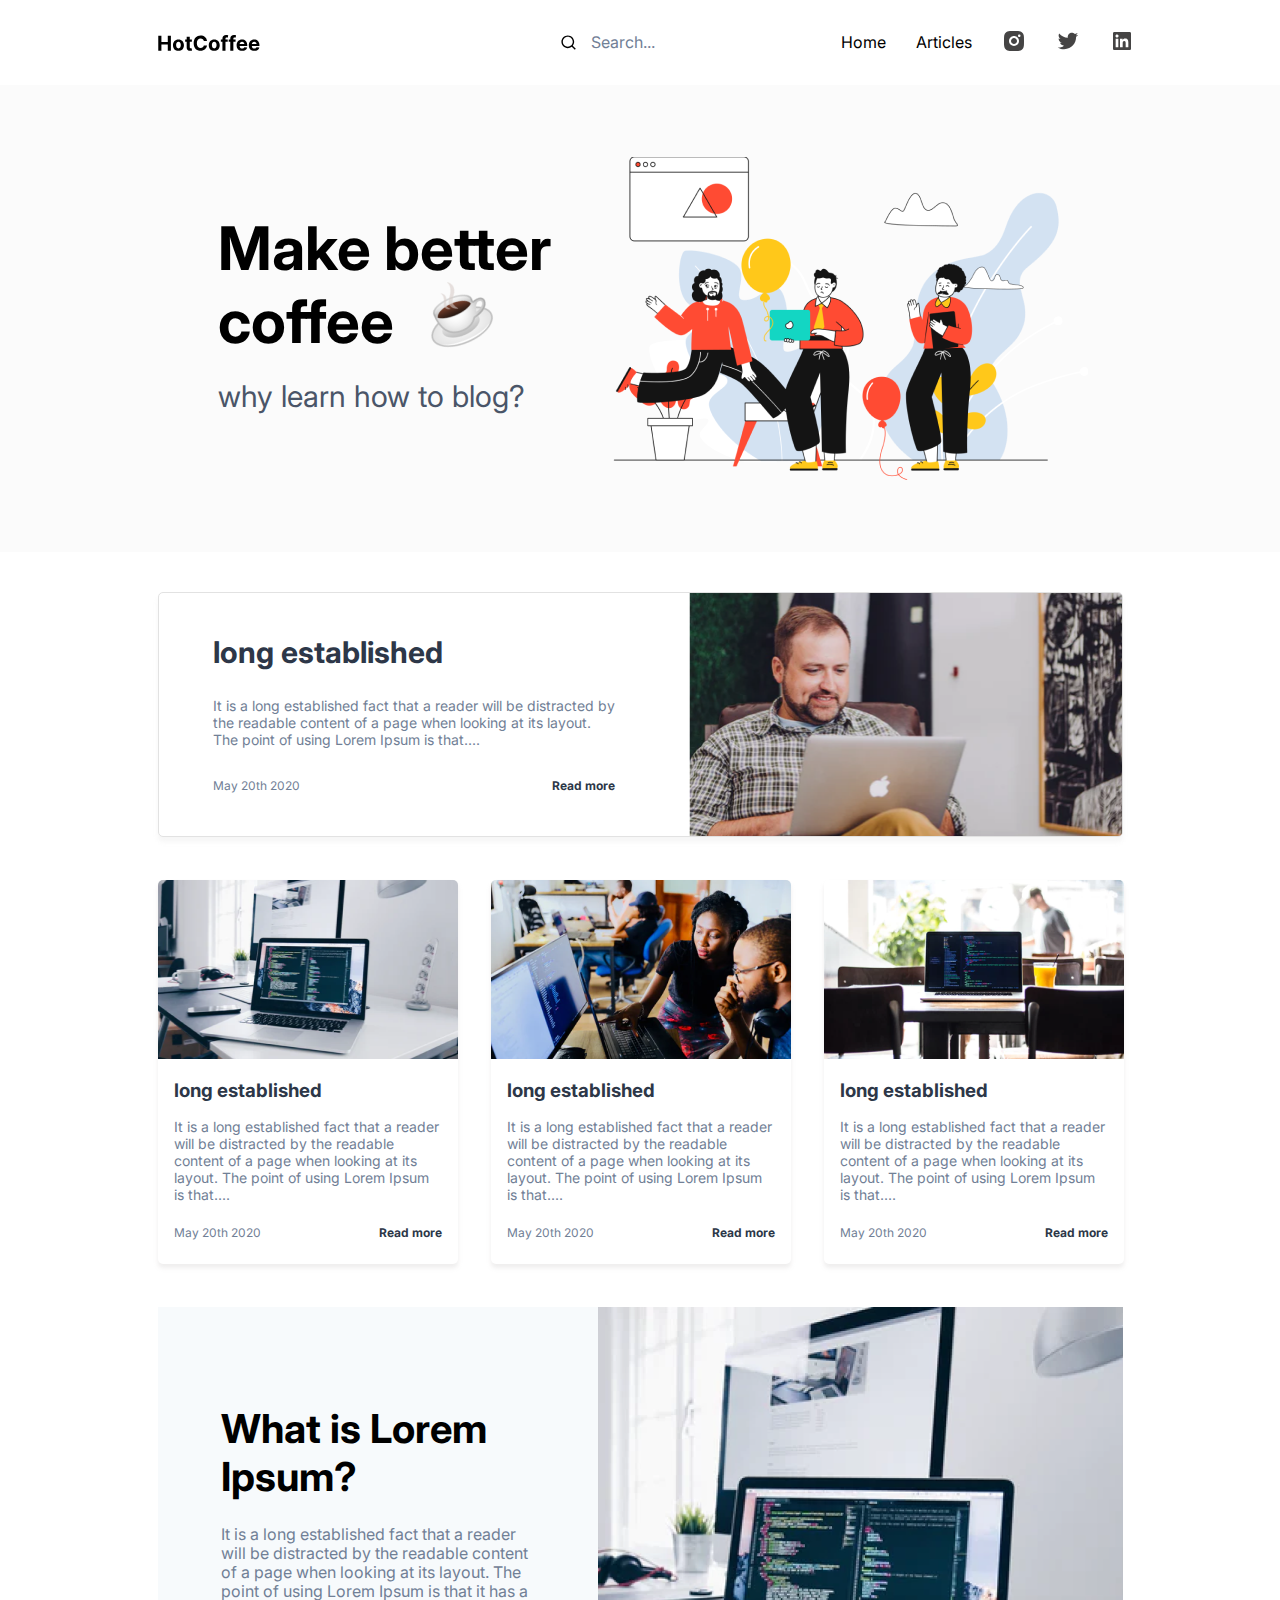
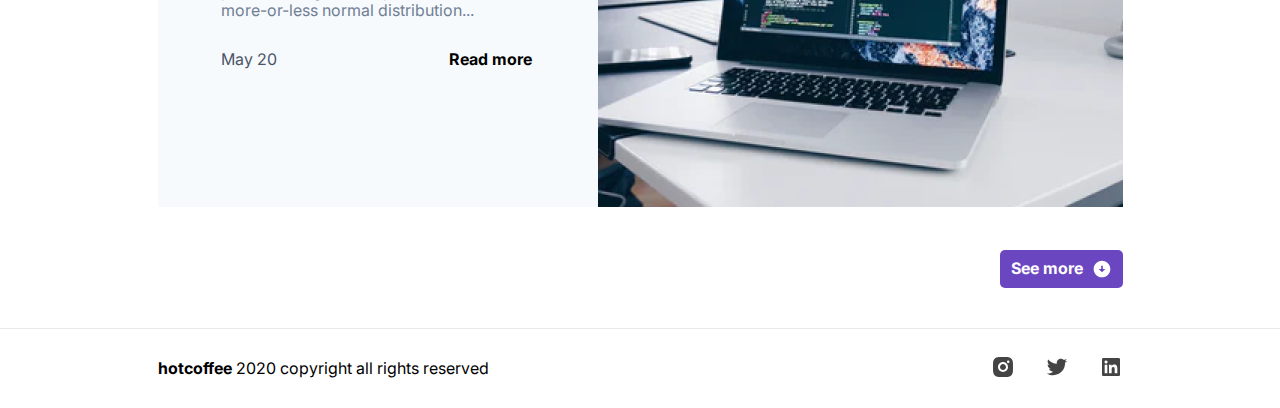
<file: index.html>
<!DOCTYPE html>
<html lang="en">

<head>
    <meta charset="UTF-8">
    <meta http-equiv="X-UA-Compatible" content="IE=edge">
    <meta name="viewport" content="width=device-width, initial-scale=1.0">
    <title>HotCoffee Make better coffee</title>
    <link rel="preconnect" href="https://fonts.googleapis.com">
    <link rel="preconnect" href="https://fonts.gstatic.com" crossorigin>
    <link href="https://fonts.googleapis.com/css2?family=Inter:wght@400;700&display=swap" rel="stylesheet">
    <link rel="stylesheet" href="./css/normalize.css">
    <link rel="stylesheet" href="./css/style.css">
</head>

<body class="body">
    <header class="header body__container">
        <img src="./img/Logo-HotCoffee.svg" alt="Logo-HotCoffee" width="102" height="24">
        <!-- Понимаю, что в макете логотип это просто шрифт, который используется во всём макете, но я логотип перевёл в svg специально, т.к. обычно так поступаю. За частую в лого уникальный шрифт из нейминга в бренд-буке и шаг вправо/влево считается побегом. Чтобы логотип не поломался при любом раскладе, сделал так -->

        <label class="header__search-label">
            <img class="header__search-icon" src="./img/icons/search-line.svg" alt="search" width="17" height="17">
            <input class="header__search-input" type="search" id="search-line" placeholder="Search...">
        </label>

        <nav class="header__navigation">
            <a class="header__link" href="./index.html">Home</a>
            <a class="header__link" href="#articles">Articles</a>
            <a href="./blank.html" target="_blank"><img src="./img/icons/instagram-fill.svg" alt="instagram"></a>
            <a href="./blank.html" target="_blank"><img src="./img/icons/twitter-fill.svg" alt="twitter"></a>
            <a href="./blank.html" target="_blank"><img src="./img/icons/linkedin-box-fill.svg" alt="linkedin"></a>
        </nav>

    </header>

    <main>

        <section class="marketing">
            <div class="body__container marketing__container">
                <h1 class="marketing__title">Make better coffee</h1>
                <p class="marketing__text">why learn how to blog?</p>
                <!-- картинки в блоке реализовал в css, т.к. они не несут смысловую нагрузку и являются скорее дизайнерским элементом, чем каким то айспопером. Подробнее пояснил почему так решил в комментариях в css-коде -->
            </div>
        </section>

        <section class="articles body__container">
            <h2 id="articles" class="visually-hidden">Articles</h2>

            <article class="articles__item articles__item--top">
                <img src="./img/image1.png" width="433" height="243" alt="Joyful John writes an article">
                <div class="articles__content-wrapper articles__content-wrapper--top">
                    <h3 class="articles__title articles__title--top">long established</h3>
                    <p class="articles__text articles__text--top">It is a long established fact that a reader will be
                        distracted by the
                        readable content of a page
                        when
                        looking at its layout. The point of using Lorem Ipsum is that....</p>
                    <time class="articles__time" datetime="2020-05-20">May 20th 2020</time>
                    <a class="articles__link" href="./details.html">Read more</a>
                </div>
            </article>

            <div class="articles__grid">

                <article class="articles__item">
                    <img src="./img/image2.png" width="300" height="179" alt="Workplace of a journalist">
                    <div class="articles__content-wrapper">
                        <h3 class="articles__title">long established</h3>
                        <p class="articles__text">It is a long established fact that a reader will be distracted by the
                            readable content of a
                            page
                            when
                            looking at its layout. The point of using Lorem Ipsum is that....</p>
                        <time class="articles__time" datetime="2020-05-20">May 20th 2020</time>
                        <a class="articles__link" href="./blank.html">Read more</a>
                    </div>
                </article>

                <article class="articles__item">
                    <img src="./img/image3.png" width="300" height="179" alt="Discussion by project staff">
                    <div class="articles__content-wrapper">
                        <h3 class="articles__title">long established</h3>
                        <p class="articles__text">It is a long established fact that a reader will be distracted by the
                            readable content of a
                            page
                            when
                            looking at its layout. The point of using Lorem Ipsum is that....</p>
                        <time class="articles__time" datetime="2020-05-20">May 20th 2020</time>
                        <a class="articles__link" href="./blank.html">Read more</a>
                    </div>

                </article>

                <article class="articles__item">
                    <img src="./img/image4.png" alt="Work does not stop even in a cafe">
                    <div class="articles__content-wrapper">
                        <h3 class="articles__title">long established</h3>
                        <p class="articles__text">It is a long established fact that a reader will be distracted by the
                            readable content of a
                            page
                            when
                            looking at its layout. The point of using Lorem Ipsum is that....</p>
                        <time class="articles__time" datetime="2020-05-20">May 20th 2020</time>
                        <a class="articles__link" href="./blank.html">Read more</a>
                    </div>

                </article>

                <!-- в задании было условие, чтобы при добавлении новой карточки не развалился макет! Условие выполнено. Мы можем скопирвать и добавить код для новой карточки не развалив макет: 
                    <article class="articles__item">
                        <img src="./img/image4.png" alt="Work does not stop even in a cafe">
                        <div class="articles__content-wrapper">
                            <h3 class="articles__title">long established</h3>
                            <p class="articles__text">It is a long established fact that a reader will be distracted by the readable content of a
                                page
                                when
                                looking at its layout. The point of using Lorem Ipsum is that....</p>
                            <time class="articles__time" datetime="2020-05-20">May 20th 2020</time>
                            <a class="articles__link" href="./blank.html">Read more</a>
                        </div>

                    </article> -->
            </div>

            <article class="articles__item articles__item--main">
                <img src="./img/image5.png" alt="Workplace of a journalist">
                <div class="articles__content-wrapper articles__content-wrapper--main">
                    <h3 class="articles__title articles__title--main">What is Lorem Ipsum?</h3>
                    <p class="articles__text articles__text--main">It is a long established fact that a reader will be
                        distracted by the readable content of a page when looking at its layout. The point of using
                        Lorem Ipsum is that it has a more-or-less normal distribution...</p>
                    <time class="articles__time articles__time--main" datetime="2020-05-20">May 20</time>
                    <a class="articles__link articles__link--main" href="./blank.html">Read more</a>
                </div>
            </article>

            <button class="articles__more-button">
                See more
                <img class="articles__more-button-icon" src="./img/icons/arrow-down-circle-fill.svg" aria-hidden="true"
                    alt="+">
            </button>

        </section>

    </main>

    <footer class="footer">
        <div class="body__container footer__container">
            <p class="footer__copyright">
                <strong>hotcoffee</strong> 2020 copyright all rights reserved
            </p>
            <nav class="footer__navigation">
                <a href="./blank.html" target="_blank"><img src="./img/icons/instagram-fill.svg" alt="instagram"></a>
                <a href="./blank.html" target="_blank"><img src="./img/icons/twitter-fill.svg" alt="twitter"></a>
                <a href="./blank.html" target="_blank"><img src="./img/icons/linkedin-box-fill.svg" alt="linkedin"></a>
            </nav>
        </div>
    </footer>
</body>

</html>
</file>
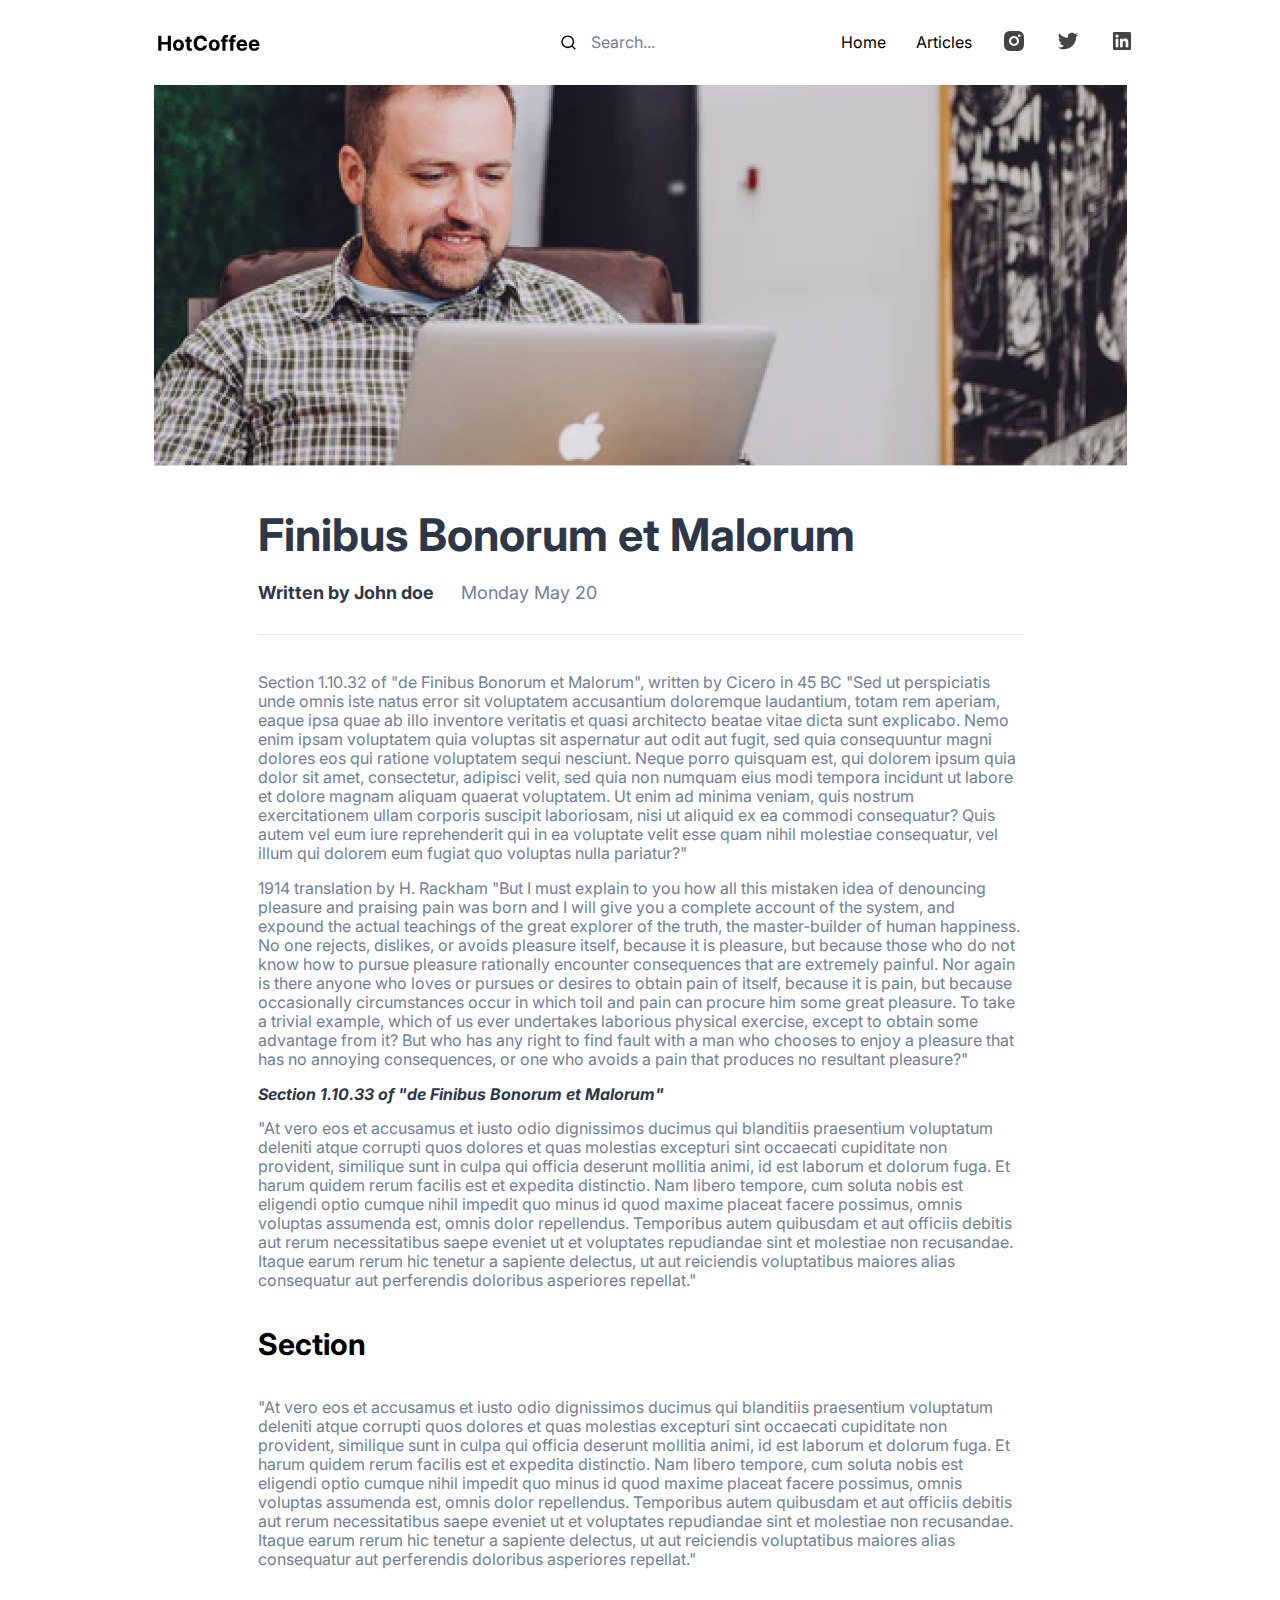
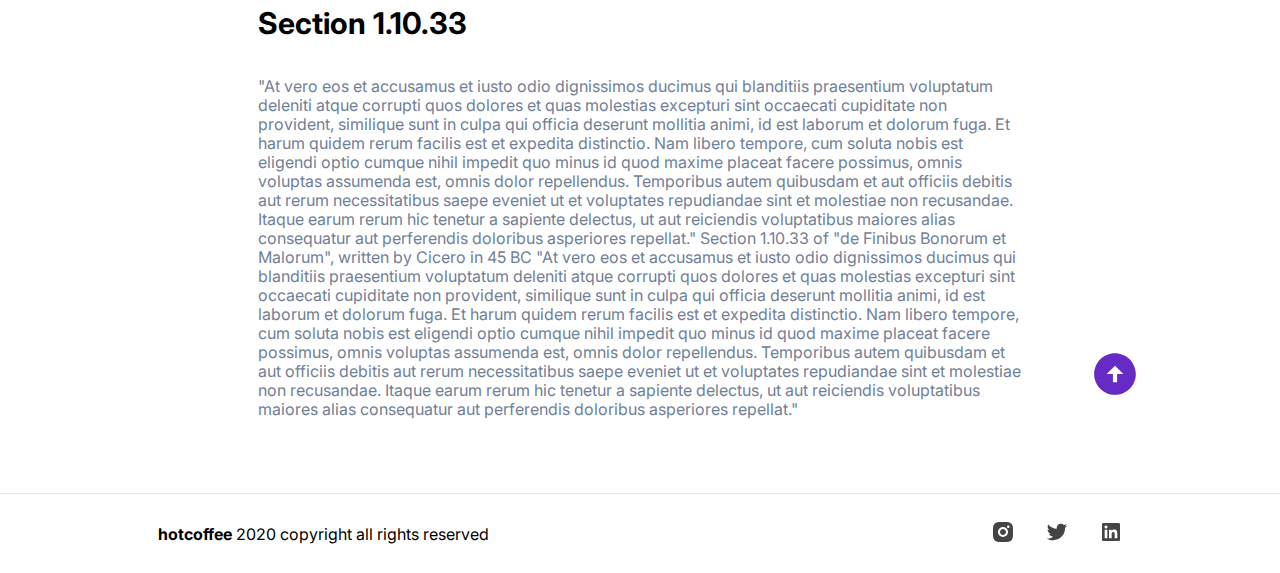
<file: details.html>
<!DOCTYPE html>
<html lang="en">

<head>
    <meta charset="UTF-8">
    <meta http-equiv="X-UA-Compatible" content="IE=edge">
    <meta name="viewport" content="width=device-width, initial-scale=1.0">
    <title>Finibus Bonorum et Malorum</title>
    <link rel="preconnect" href="https://fonts.googleapis.com">
    <link rel="preconnect" href="https://fonts.gstatic.com" crossorigin>
    <link href="https://fonts.googleapis.com/css2?family=Inter:wght@400;700&display=swap" rel="stylesheet">
    <link rel="stylesheet" href="./css/normalize.css">
    <link rel="stylesheet" href="./css/style.css">
</head>

<body class="body">
    <header class="header body__container">
        <img src="./img/Logo-HotCoffee.svg" alt="Logo-HotCoffee" width="102" height="24">

        <label class="header__search-label">
            <img class="header__search-icon" src="./img/icons/search-line.svg" alt="search" width="17" height="17">
            <input class="header__search-input" type="search" id="search-line" placeholder="Search...">
        </label>

        <nav class="header__navigation">
            <a class="header__link" href="./index.html">Home</a>
            <a class="header__link" href="./index.html#articles">Articles</a>
            <a href="./blank.html" target="_blank"><img src="./img/icons/instagram-fill.svg" alt="instagram"></a>
            <a href="./blank.html" target="_blank"><img src="./img/icons/twitter-fill.svg" alt="twitter"></a>
            <a href="./blank.html" target="_blank"><img src="./img/icons/linkedin-box-fill.svg" alt="linkedin"></a>
        </nav>

    </header>

    <main class="details">
        <div class="body__container body__container--details">
            <img class="details__img" id="top" src="./img/image1-big.png" alt="Joyful John writes an article">
        </div>

        <div class="details__container">
            <h1 class="details__title">Finibus Bonorum et Malorum</h1>
            <div class="details__written-wrap">
                <p class="details__written">Written by John doe</p>
                <time class="details__date" datetime="2020-05-20">Monday May 20</time>
            </div>
            <p class="details__text">Section 1.10.32 of "de Finibus Bonorum et Malorum", written by Cicero in 45 BC
                "Sed ut perspiciatis unde omnis iste natus error sit voluptatem accusantium doloremque laudantium, totam
                rem
                aperiam, eaque ipsa quae ab illo inventore veritatis et quasi architecto beatae vitae dicta sunt
                explicabo.
                Nemo enim ipsam voluptatem quia voluptas sit aspernatur aut odit aut fugit, sed quia consequuntur magni
                dolores eos qui ratione voluptatem sequi nesciunt. Neque porro quisquam est, qui dolorem ipsum quia
                dolor
                sit amet, consectetur, adipisci velit, sed quia non numquam eius modi tempora incidunt ut labore et
                dolore
                magnam aliquam quaerat voluptatem. Ut enim ad minima veniam, quis nostrum exercitationem ullam corporis
                suscipit laboriosam, nisi ut aliquid ex ea commodi consequatur? Quis autem vel eum iure reprehenderit
                qui in
                ea voluptate velit esse quam nihil molestiae consequatur, vel illum qui dolorem eum fugiat quo voluptas
                nulla pariatur?"
            </p>

            <p class="details__text">
                1914 translation by H. Rackham
                "But I must explain to you how all this mistaken idea of denouncing pleasure and praising pain was born
                and
                I will give you a complete account of the system, and expound the actual teachings of the great explorer
                of
                the truth, the master-builder of human happiness. No one rejects, dislikes, or avoids pleasure itself,
                because it is pleasure, but because those who do not know how to pursue pleasure rationally encounter
                consequences that are extremely painful. Nor again is there anyone who loves or pursues or desires to
                obtain
                pain of itself, because it is pain, but because occasionally circumstances occur in which toil and pain
                can
                procure him some great pleasure. To take a trivial example, which of us ever undertakes laborious
                physical
                exercise, except to obtain some advantage from it? But who has any right to find fault with a man who
                chooses to enjoy a pleasure that has no annoying consequences, or one who avoids a pain that produces no
                resultant pleasure?"
            </p>

            <strong class="details__text--italic-bold">Section 1.10.33 of "de Finibus Bonorum et Malorum"</strong>

            <p class="details__text">
                "At vero eos et accusamus et iusto odio dignissimos ducimus qui blanditiis praesentium voluptatum
                deleniti
                atque corrupti quos dolores et quas molestias excepturi sint occaecati cupiditate non provident,
                similique
                sunt in culpa qui officia deserunt mollitia animi, id est laborum et dolorum fuga. Et harum quidem rerum
                facilis est et expedita distinctio. Nam libero tempore, cum soluta nobis est eligendi optio cumque nihil
                impedit quo minus id quod maxime placeat facere possimus, omnis voluptas assumenda est, omnis dolor
                repellendus. Temporibus autem quibusdam et aut officiis debitis aut rerum necessitatibus saepe eveniet
                ut et
                voluptates repudiandae sint et molestiae non recusandae. Itaque earum rerum hic tenetur a sapiente
                delectus,
                ut aut reiciendis voluptatibus maiores alias consequatur aut perferendis doloribus asperiores repellat."
            </p>

            <h2 class="details__second-title">Section</h2>

            <p class="details__text">
                "At vero eos et accusamus et iusto odio dignissimos ducimus qui blanditiis praesentium voluptatum
                deleniti
                atque corrupti quos dolores et quas molestias excepturi sint occaecati cupiditate non provident,
                similique
                sunt in culpa qui officia deserunt mollitia animi, id est laborum et dolorum fuga. Et harum quidem rerum
                facilis est et expedita distinctio. Nam libero tempore, cum soluta nobis est eligendi optio cumque nihil
                impedit quo minus id quod maxime placeat facere possimus, omnis voluptas assumenda est, omnis dolor
                repellendus. Temporibus autem quibusdam et aut officiis debitis aut rerum necessitatibus saepe eveniet
                ut et
                voluptates repudiandae sint et molestiae non recusandae. Itaque earum rerum hic tenetur a sapiente
                delectus,
                ut aut reiciendis voluptatibus maiores alias consequatur aut perferendis doloribus asperiores repellat."
            </p>

            <h2 class="details__second-title">Section 1.10.33</h2>

            <p class="details__text">
                "At vero eos et accusamus et iusto odio dignissimos ducimus qui blanditiis praesentium voluptatum
                deleniti
                atque corrupti quos dolores et quas molestias excepturi sint occaecati cupiditate non provident,
                similique
                sunt in culpa qui officia deserunt mollitia animi, id est laborum et dolorum fuga. Et harum quidem rerum
                facilis est et expedita distinctio. Nam libero tempore, cum soluta nobis est eligendi optio cumque nihil
                impedit quo minus id quod maxime placeat facere possimus, omnis voluptas assumenda est, omnis dolor
                repellendus. Temporibus autem quibusdam et aut officiis debitis aut rerum necessitatibus saepe eveniet
                ut et
                voluptates repudiandae sint et molestiae non recusandae. Itaque earum rerum hic tenetur a sapiente
                delectus,
                ut aut reiciendis voluptatibus maiores alias consequatur aut perferendis doloribus asperiores repellat."
                Section 1.10.33 of "de Finibus Bonorum et Malorum", written by Cicero in 45 BC
                "At vero eos et accusamus et iusto odio dignissimos ducimus qui blanditiis praesentium voluptatum
                deleniti
                atque corrupti quos dolores et quas molestias excepturi sint occaecati cupiditate non provident,
                similique
                sunt in culpa qui officia deserunt mollitia animi, id est laborum et dolorum fuga. Et harum quidem rerum
                facilis est et expedita distinctio. Nam libero tempore, cum soluta nobis est eligendi optio cumque nihil
                impedit quo minus id quod maxime placeat facere possimus, omnis voluptas assumenda est, omnis dolor
                repellendus. Temporibus autem quibusdam et aut officiis debitis aut rerum necessitatibus saepe eveniet
                ut et
                voluptates repudiandae sint et molestiae non recusandae. Itaque earum rerum hic tenetur a sapiente
                delectus,
                ut aut reiciendis voluptatibus maiores alias consequatur aut perferendis doloribus asperiores repellat."
            </p>

        </div>
        <a class="details__button" href="#top">
            <img src="./img/icons/arrow-down-circle-fill-2.svg" alt="Back to top">
        </a>
        <!-- считаю, что данный элемент делается ссылкой (не кнопкой). Это просто отсылка вверх страницы. Городить из этого кнопку, а потом писать JS для того, что умеет из коробки браузер - косить траву в противогазе. Кнопкой реализовал в index.html нижний элемент, т.к. он открывает новые статьи, что логично сделать кнопкой -->

    </main>

    <footer class="footer">
        <div class="body__container footer__container">
            <p class="footer__copyright">
                <strong>hotcoffee</strong> 2020 copyright all rights reserved
            </p>
            <nav class="footer__navigation">
                <a href="./blank.html" target="_blank"><img src="./img/icons/instagram-fill.svg" alt="instagram"></a>
                <a href="./blank.html" target="_blank"><img src="./img/icons/twitter-fill.svg" alt="twitter"></a>
                <a href="./blank.html" target="_blank"><img src="./img/icons/linkedin-box-fill.svg" alt="linkedin"></a>
            </nav>
        </div>
    </footer>
</body>

</html>
</file>
<file: css/style.css>
* {
    box-sizing: border-box;
}

.visually-hidden {
    position: absolute;
    width: 1px;
    height: 1px;
    margin: -1px;
    border: 0;
    padding: 0;
    white-space: nowrap;
    clip-path: inset(100%);
    clip: rect(0 0 0 0);
    overflow: hidden;
}

.body__container {
    max-width: 965px;
    margin-right: auto;
    margin-left: auto;
}

.body__container--details {
    max-width: 973px;
}


.header {
    font-family: 'Inter', sans-serif;
    display: flex;
    height: 85px;
    align-items: center;

    background-color: #FFFFFF;
}

.header__search-label {
    display: flex;
    width: fit-content;
    align-items: center;
    gap: 12px;
    margin-left: 300px;
}

.header__search-input {
    border: none;
}

.header__search-input::placeholder {
    font-weight: 400;
    font-size: 16px;
    line-height: 19px;
    color: #718096;
}

.header__navigation {
    display: flex;
    align-items: center;
    gap: 30px;
    margin-left: auto;
}

.header__link {
    font-style: normal;
    font-weight: 400;
    font-size: 16px;
    line-height: 19px;

    color: #000000;
    text-decoration: none;

}

.details {
    position: relative;

    padding-bottom: 58px;
}

.marketing {
    display: flex;
    height: 467px;
    align-items: center;

    font-family: 'Inter', sans-serif;

    background-color: #FBFBFB;
}

.marketing__container {
    width: 100%;
    height: 323px;
    padding-left: 60px;

    background-image: url('../img/croods.png');
    background-repeat: no-repeat;
    background-position: bottom 0px right 35px;
    /* т.к. картинка с тремя чуваками дизайнерская и не несёт особого смысла (или я неуловил глубину мысли дизайнера. В реальном рабочем проекте я бы у него уточнил), то сделал её фоновой. Скринридер её пропустит.  */
}

.marketing__title {
    width: 360px;
    margin-top: 0;
    margin-bottom: 20px;
    padding-top: 55px;

    font-style: normal;
    font-weight: 700;
    font-size: 60px;
    line-height: 73px;
    color: #000000;

    background-image: url('../img/coffee.png');
    background-repeat: no-repeat;
    background-position: bottom 0px right 76px;
    /* т.к. картинка с чашкой кофе подкрепляющая фразу, как небольшой элемент дизайна (как я понял такой заменитель точки во фразе "Make better coffee"), то сделал её фоновой. Скринридер её пропустит. А то "делайте лучше кофе чашка кофе, как то нелепо будет в озвучке ИМХО  */
}

.marketing__text {
    margin-top: 0;
    margin-bottom: 0;

    font-style: normal;
    font-weight: 400;
    font-size: 30px;
    line-height: 36px;
    color: #4A5568;
}


.articles {
    font-family: 'Inter', sans-serif;
    display: flex;
    flex-direction: column;
    gap: 43px;
    padding: 40px 0;
}

.articles__item {
    background: #FFFFFF;
    box-shadow: 0px 4px 4px rgba(192, 189, 189, 0.25);
    border-radius: 5px;

    overflow: hidden;
    /* скорее всего дизайнер забыл сделать симетричное скругление в блоках 5px. Я добавил, чтобы у картинки тоже скруглялись и смотрелась внутри блока. Если это была такая задумка, можно удалить overflow: hidden;, но без неё не целостно смотрится. */
}

.articles__item--top {
    display: flex;
    flex-direction: row-reverse;

    border: 1px solid #E2E2E2;
    box-shadow: 0px 5px 4px rgba(221, 221, 221, 0.25);
    border-radius: 5px;


    background: #FFFFFF;
}

.articles__content-wrapper {
    padding-top: 18px;
    padding-right: 16px;
    padding-bottom: 0;
    padding-left: 16px;
}

.articles__content-wrapper--top {
    padding-top: 41px;
    padding-right: 74px;
    padding-left: 54px;
}

.articles__content-wrapper--main {
    padding-top: 98px;
    padding-right: 66px;
    padding-left: 63px;
}

.articles__title {
    margin-top: 0;
    margin-bottom: 16px;

    color: #2D3748;
}

.articles__title--top {
    margin-bottom: 27px;

    font-style: normal;
    font-weight: 700;
    font-size: 30px;
    line-height: 36px;
}

.articles__title--main {
    margin-bottom: 24px;

    font-weight: 700;
    font-size: 40px;
    line-height: 48px;
    color: #000000;
}

.articles__text {
    margin-top: 0;
    margin-bottom: 22px;

    font-style: normal;
    font-weight: 400;
    font-size: 14px;
    line-height: 17px;

    color: #718096;

}

.articles__text--top {
    margin-bottom: 30px;
}

.articles__text--main {
    margin-bottom: 30px;

    font-weight: 400;
    font-size: 16px;
    line-height: 19px;
    color: #718096;
}

.articles__time {
    margin-bottom: 24px;

    font-style: normal;
    font-weight: 400;
    font-size: 12px;
    line-height: 15px;

    color: #718096;

    float: left;
}

.articles__time--main {
    font-size: 16px;
    line-height: 19px;
    color: #4A5568;
}

.articles__link {
    font-style: normal;
    font-weight: 700;
    font-size: 12px;
    line-height: 15px;

    color: #2D3748;

    text-decoration: none;
    float: right;
}

.articles__link--main {
    font-size: 16px;
    line-height: 19px;
    color: #000000;
}

.articles__grid {
    display: grid;
    grid-template-columns: repeat(3, 300px);
    gap: 33px;
}

.articles__item--main {
    display: flex;
    height: 500px;
    flex-direction: row-reverse;
    background-color: #F7FAFC;

    box-shadow: none;
    border-radius: 0;
}


.articles__more-button {
    display: flex;
    gap: 9px;
    align-self: flex-end;
    align-items: center;
    width: fit-content;
    padding: 9px 11px;

    font-weight: 700;
    font-size: 16px;
    line-height: 19px;
    color: #FFFFFF;

    background: #6B46C1;
    border: none;
    border-radius: 5px;

    cursor: pointer;
}

.articles__more-button-icon {
    display: block;
}

.details__container {
    max-width: 765px;
    margin-right: auto;
    margin-left: auto;

    font-family: 'Inter', sans-serif;
}

.details__img {
    display: block;
    margin-bottom: 42px;
}

.details__title {
    margin-top: 0;
    margin-bottom: 20px;

    font-weight: 700;
    font-size: 45px;
    line-height: 54px;
    color: #2D3748;
}

.details__written-wrap {
    display: flex;
    padding-bottom: 30px;
    margin-bottom: 38px;

    border-bottom: 1px solid #E8E7E7;
}

.details__written {
    min-width: 203px;
    margin-top: 0;
    margin-bottom: 0;

    font-style: normal;
    font-weight: 700;
    font-size: 18px;
    line-height: 22px;

    color: #2D3748;
}

.details__date {
    font-style: normal;
    font-weight: 400;
    font-size: 18px;
    line-height: 22px;

    color: #718096;
}

.details__text {
    font-style: normal;
    font-weight: 400;
    font-size: 16px;
    line-height: 19px;

    color: #718096;
}

.details__text--italic-bold {
    font-style: italic;
    font-weight: 700;
    color: #2D3748;
}

.details__second-title {
    margin-top: 36px;
    margin-bottom: 36px;

    font-size: 30px;
    line-height: 36px;
}

.details__button {
    position: absolute;
    right: calc(50% - 500px);
    bottom: 90px;
}

.footer {
    display: flex;
    width: 100%;
    align-items: center;
    height: 80px;

    border-top: 1px solid #E8E8E8;

    font-family: 'Inter', sans-serif;
}

.footer__container {
    display: flex;
    width: 100%;
    justify-content: space-between;
    align-items: center;


    background-color: #FFFFFF;
}

.footer__copyright {
    margin-top: 0;
    margin-bottom: 0;

    font-style: normal;
    font-weight: 400;
    font-size: 16px;
    line-height: 16px;

    color: #000000;
}

.footer__navigation {
    display: flex;
    align-items: center;
    gap: 30px;
}
</file>
